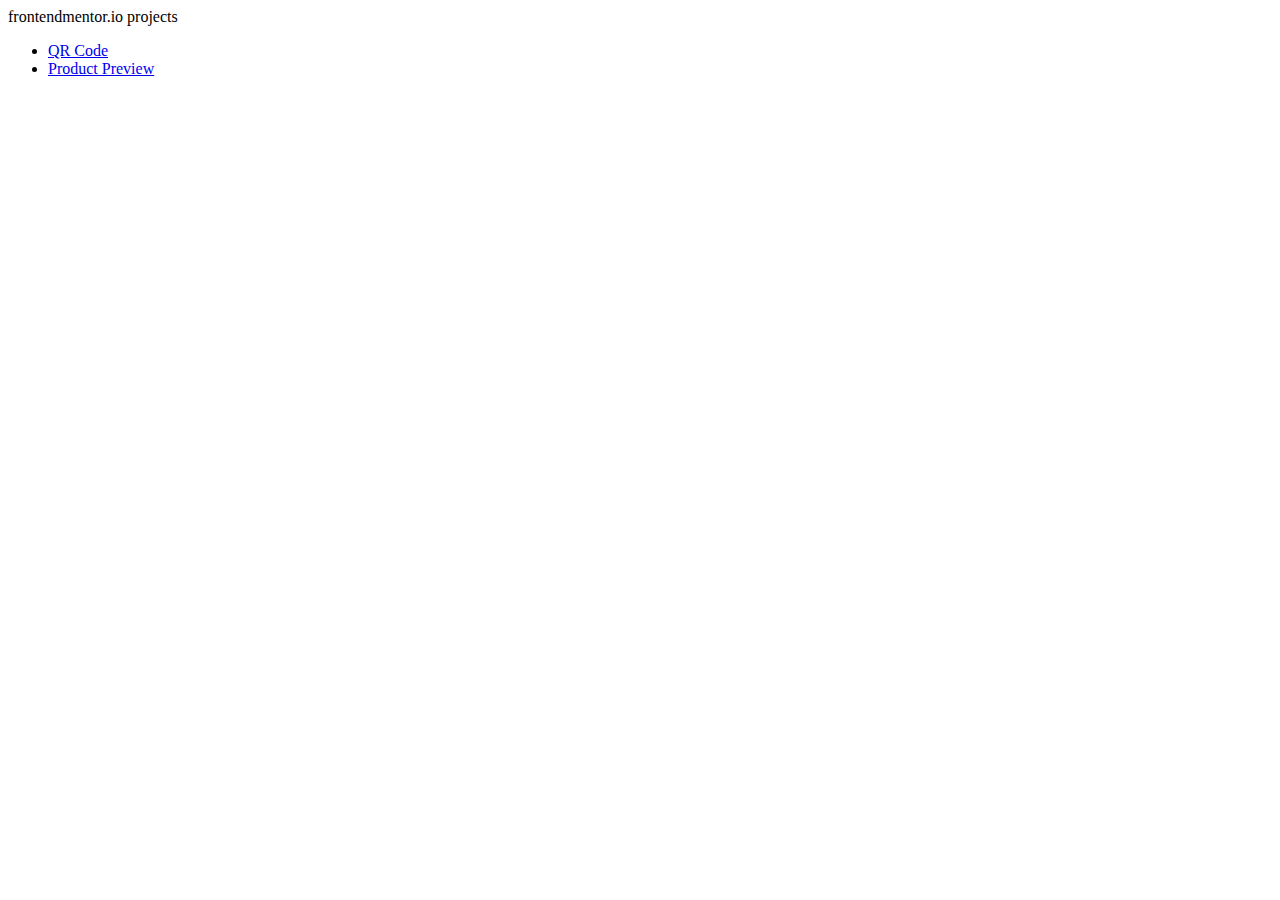
<file: index.html>
<!DOCTYPE html>
<html lang="en">
<head>
  <meta charset="UTF-8">
  <meta http-equiv="X-UA-Compatible" content="IE=edge">
  <meta name="viewport" content="width=device-width, initial-scale=1.0">
  <title>Github | Hemzi</title>
</head>
<body>
  <div>frontendmentor.io projects</div>
  <ul>
    <li><a href="./fem/qr-code/index.html">QR Code</a></li>
    <li><a href="./fem/product-preview/index.html">Product Preview</a></li>
  </ul>
</body>
</html>
</file>
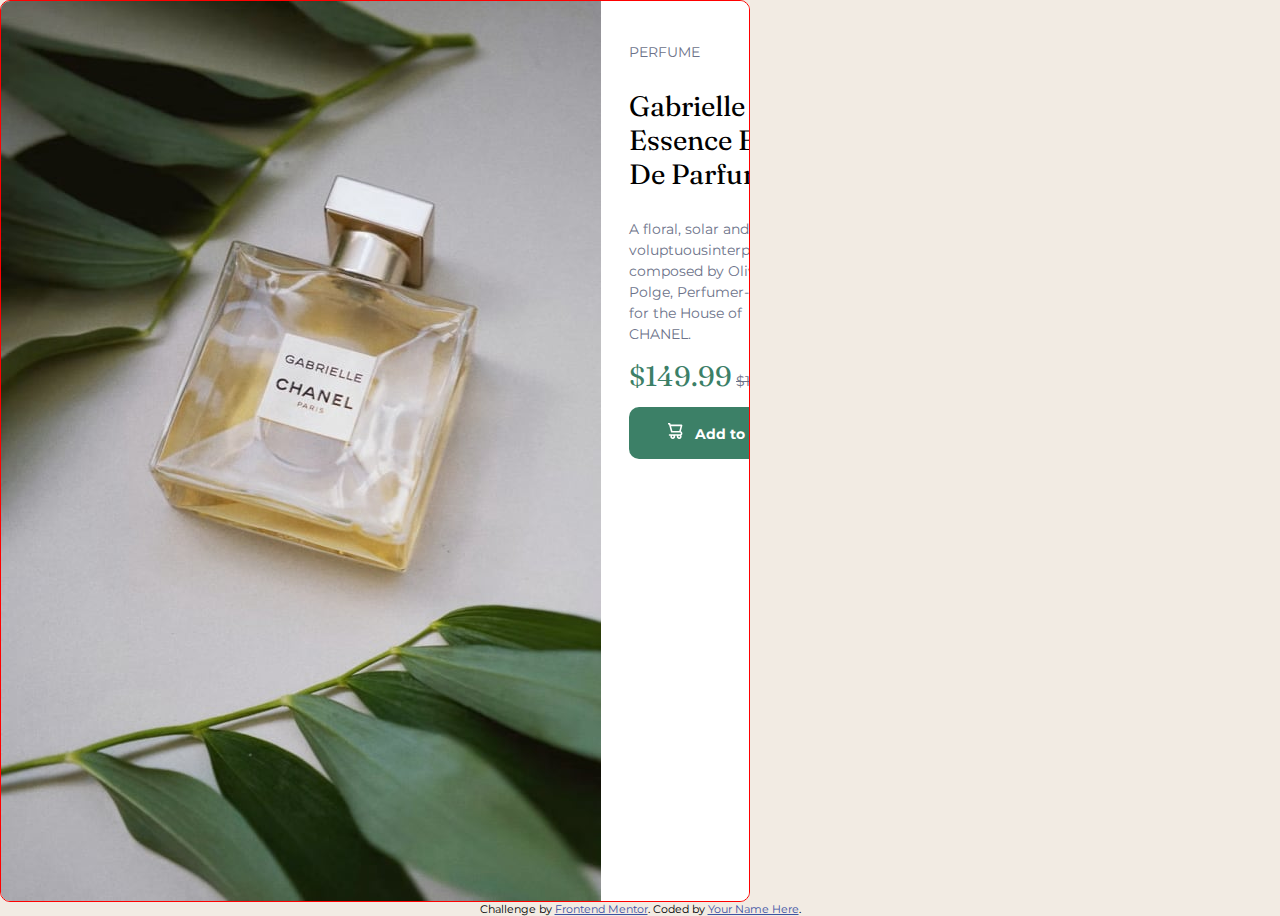
<file: fem/product-preview/index.html>
<!DOCTYPE html>
<html lang="en">
  <head>
    <meta charset="UTF-8" />
    <meta name="viewport" content="width=device-width, initial-scale=1.0" />
    <!-- displays site properly based on user's device -->

    <link
      rel="icon"
      type="image/png"
      sizes="32x32"
      href="./images/favicon-32x32.png"
    />

    <title>Frontend Mentor | Product preview card component</title>

    <link rel="stylesheet" href="./style.css" />
  </head>
  <body>
    <main>
      <img src="./images/image-product-desktop.jpg" alt="" srcset="" />

      <section class="item-details">
        <div class="item-details__type">Perfume</div>
        <div class="item-details__name">Gabrielle Essence Eau De Parfum</div>
        <div class="item-details__descr">
          A floral, solar and voluptuousinterpretation composed by Olivier
          Polge, Perfumer-Creator for the House of CHANEL.
        </div>
        <span class="item-details__price">$149.99</span>
        <span class="item-details__price--markdown">$169.99</span>
        <a href="" class="btn"><img src="./images/icon-cart.svg" alt="">Add to Cart</a>
      </section>
    </main>
    <div class="attribution">
      Challenge by
      <a href="https://www.frontendmentor.io?ref=challenge" target="_blank"
        > Frontend Mentor</a
      >. Coded by <a href="#">Your Name Here</a>.
    </div>
  </body>
</html>
</file>
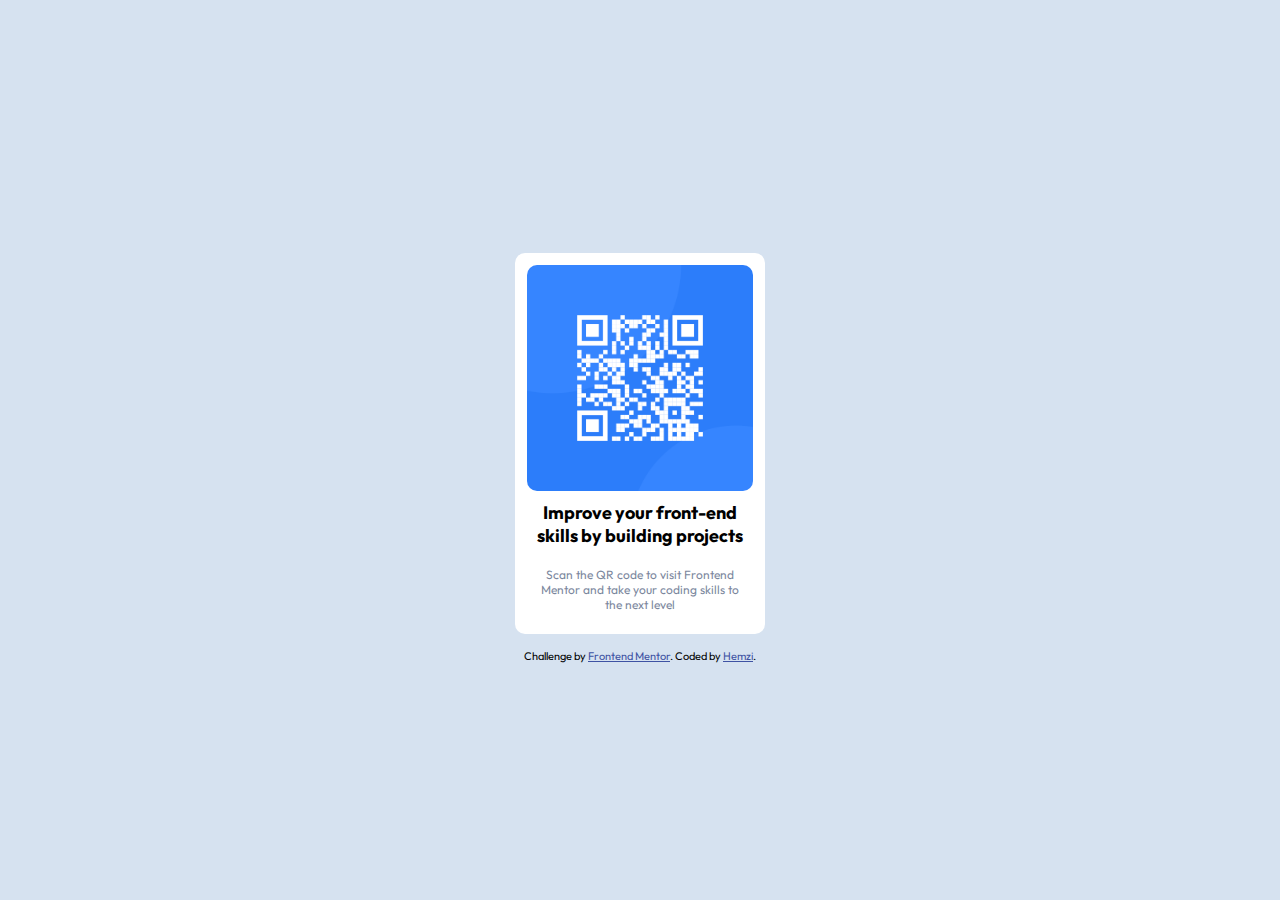
<file: fem/qr-code/index.html>
<!DOCTYPE html>
<html lang="en">
<head>
  <meta charset="UTF-8">
  <meta name="viewport" content="width=device-width, initial-scale=1.0"> <!-- displays site properly based on user's device -->

  <link rel="icon" type="image/png" sizes="32x32" href="./images/favicon-32x32.png">
  
  <title>Frontend Mentor | QR code component</title>

<link rel="stylesheet" href="./style.css">
</head>
<body>
<div class="qr-code">
  
    <img src="./images/image-qr-code.png" alt="QR Code" class="qr-code__img">
    <div class="qr-code__text bold">Improve your front-end skills by building projects</div>
  
    <div class="qr-code__sub-text">Scan the QR code to visit Frontend Mentor and take your coding skills to the next level</div>
  
</div>
  <div class="attribution">
    Challenge by <a href="https://www.frontendmentor.io?ref=challenge" target="_blank">Frontend Mentor</a>. 
    Coded by <a href="https://www.frontendmentor.io/profile/hemzi">Hemzi</a>.
  </div>
</body>
</html>
</file>
<file: fem/product-preview/style.css>
@import url("https://fonts.googleapis.com/css2?family=Montserrat:wght@500;700&display=swap");
@import url("https://fonts.googleapis.com/css2?family=Fraunces:opsz,wght@9..144,700&display=swap");

:root {
  /* Primary */
  --color-primary1: hsl(158, 36%, 37%);
  --color-primary2: hsl(30, 38%, 92%);

  /* Neutral */
  --color-neutral1: hsl(212, 21%, 14%);
  --color-neutral2: hsl(228, 12%, 48%);
  --color-neutral3: hsl(0, 0%, 100%);

  --ff-primary: "Montserrat", sans-serif;
  --ff-secondary: "Fraunces", serif;
}

* {
  box-sizing: border-box;
  margin: 0;
  padding: 0;
}

/* * tags */
body {
  display: flex;
  flex-direction: column;
  font-family: var(--ff-primary);
  font-size: 14px;
  background-color: var(--color-primary2);
}

main {
  display: flex;
  border-radius: 10px;
  border: 1px solid red;
  /* width: min(90%, 1440px); */
  width: 750px; 
  /* * below, this applies the radius to child elementas */
  overflow: hidden;
  align-items: stretch;
}

/* ! this splits column sizes evenly */
main > * {
  flex-basis: 100%;
}

img {
  /* background-image: url(./images/image-product-desktop.jpg); */
  max-width: 100%;
  height: auto;
}

/* * components */
.item-details {
  background-color: var(--color-neutral3);
  padding: 2em;
}

.item-details > * {
  margin-block: 1em;
}

.item-details__type {
  color: var(--color-neutral2);
  text-transform: uppercase;
}

.item-details__name {
  font-family: var(--ff-secondary);
  font-size: 2em;
}

.item-details__descr {
  color: var(--color-neutral2);
  font-size: 1em;
  line-height: 1.5em;
}

.item-details__price {
  color: var(--color-primary1);
  font-family: var(--ff-secondary);
  font-size: 2em;
}

.item-details__price--markdown {
  color: var(--color-neutral2);
  text-decoration: line-through;
}

.btn {
  display: block;
  border-radius: 10px;
  font-weight: 700;
  text-align: center;
  text-decoration: none;
  padding: 16px 0px;
  background-color: var(--color-primary1);
  color: var(--color-neutral3);
  width: 100%;
}

.btn img {
  padding: 0px 12px;
}

.btn:hover {
  background-color: hsl(158, 36%, 22%);
}

.btn:active {
  background-color: var(--color-primary1);
}

/* FEM */
.attribution {
  font-size: 11px;
  text-align: center;
}
.attribution a {
  color: hsl(228, 45%, 44%);
}
</file>
<file: fem/qr-code/style.css>
@import url("https://fonts.googleapis.com/css2?family=Outfit:wght@400;700&display=swap");

:root {
  --color-white: hsl(0, 0%, 100%);
  --color-light-gray: hsl(212, 45%, 89%);
  --color-grayish-blue: hsl(220, 15%, 55%);
  --color-dark-blue: hsl(218, 44%, 22%);
}

* {
  box-sizing: border-box;
  margin: 0;
  padding: 0;
}

/* * helpers */

.bold {
  font-weight: 700;
}

/* * tags */

body {
  
  height: 100vh;
  display: flex;
  flex-direction: column;
  justify-content: center;
  align-items: center;
  font-family: Outfit, Helvetica, sans-serif;
  font-weight: 400;
  font-size: 18px;
  background-color: var(--color-light-gray);
}

/* * classes */
.qr-code {
  margin: 15px;
  display: flex;
  flex-direction: column;
  max-width: 250px;
  align-items: center;
  border-radius: 10px;
  padding: 12px;
  background-color: var(--color-white);
}

.qr-code__img {
  height: auto;
  width: 100%;
  border-radius: 10px;
}
.qr-code__text {
  text-align: center;
  margin: 10px;
}
.qr-code__sub-text {
  text-align: center;
  color: var(--color-grayish-blue);
  font-size: 12px;
  margin: 10px;
}

/* FEM Provided */
.attribution {
  font-size: 11px;
  text-align: center;
}
.attribution a {
  color: hsl(228, 45%, 44%);
}
</file>
